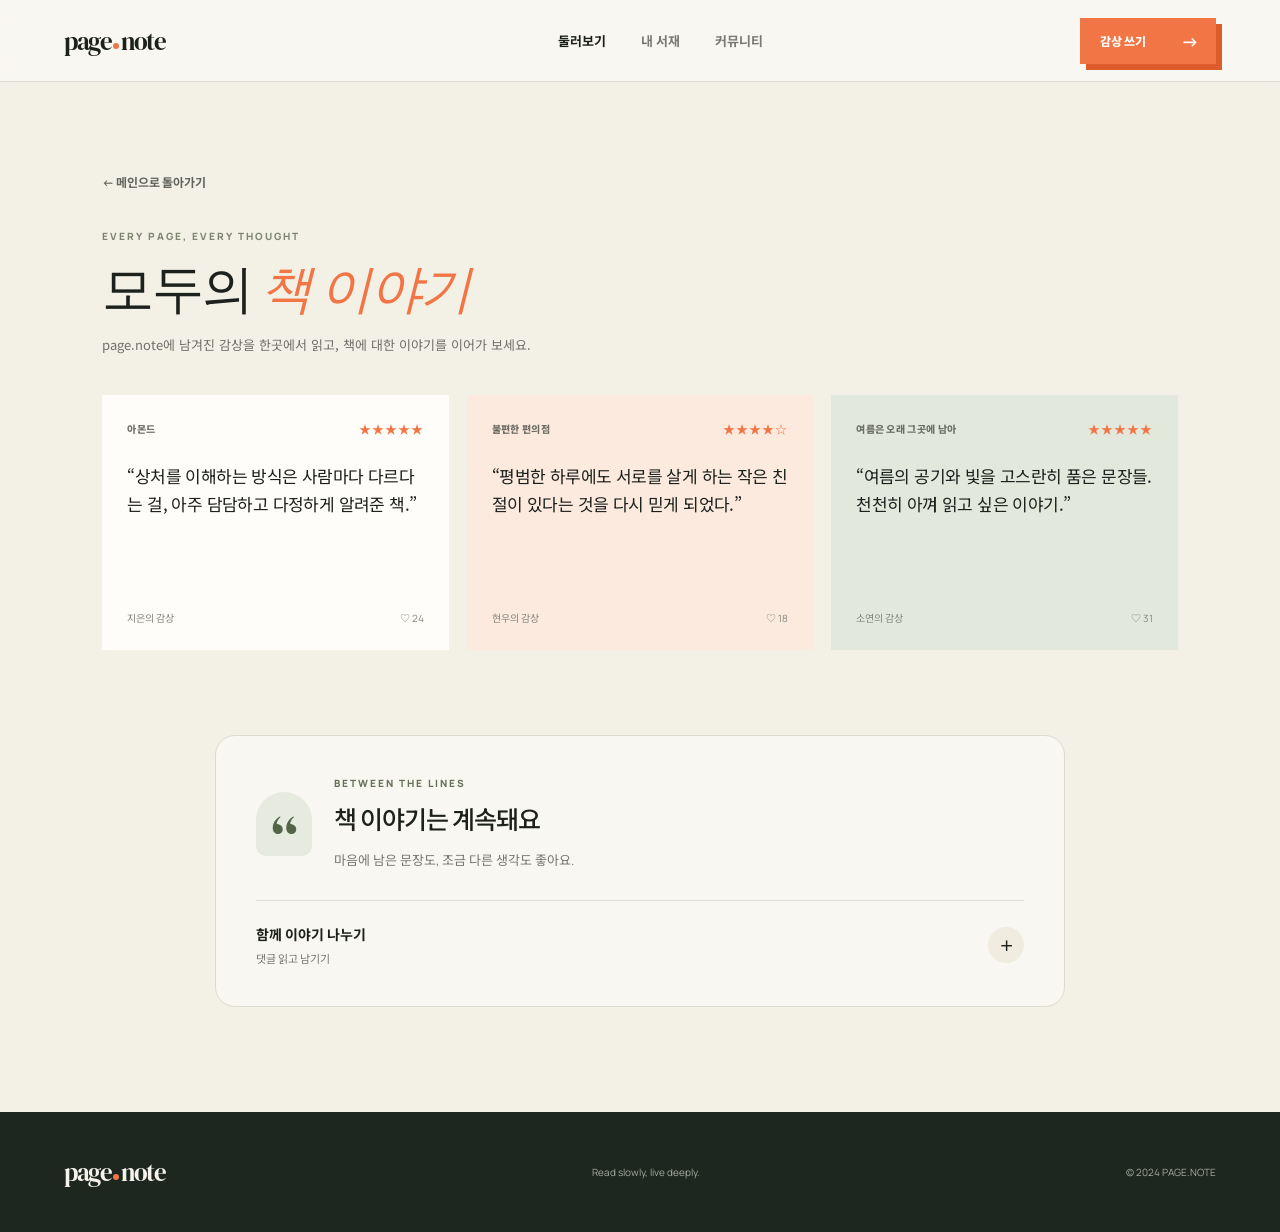
<file: reviews.html>
<!DOCTYPE html>
<html lang="ko">
<head>
  <!-- Google tag (gtag.js) -->
  <script async src="https://www.googletagmanager.com/gtag/js?id=G-J3JGD56B10"></script>
  <script>
    window.dataLayer = window.dataLayer || [];
    function gtag(){dataLayer.push(arguments);}
    gtag('js', new Date());

    gtag('config', 'G-J3JGD56B10');
  </script>
  <meta charset="UTF-8" />
  <!-- Microsoft Clarity -->
  <script type="text/javascript">
    (function(c,l,a,r,i,t,y){
      c[a]=c[a]||function(){(c[a].q=c[a].q||[]).push(arguments)};
      t=l.createElement(r);t.async=1;t.src="https://www.clarity.ms/tag/"+i;
      y=l.getElementsByTagName(r)[0];y.parentNode.insertBefore(t,y);
    })(window, document, "clarity", "script", "yfehy7wfdh");
  </script>
  <meta name="google-adsense-account" content="ca-pub-2508126287215025">
  <meta name="viewport" content="width=device-width, initial-scale=1.0" />
  <title>모든 감상 — page.note</title>
  <link rel="preconnect" href="https://fonts.googleapis.com" />
  <link rel="preconnect" href="https://fonts.gstatic.com" crossorigin />
  <link href="https://fonts.googleapis.com/css2?family=DM+Serif+Display:ital@0;1&family=Manrope:wght@400;500;600;700;800&family=Noto+Sans+KR:wght@400;500;600;700&display=swap" rel="stylesheet" />
  <script async src="https://pagead2.googlesyndication.com/pagead/js/adsbygoogle.js?client=ca-pub-2508126287215025" crossorigin="anonymous"></script>
  <link rel="stylesheet" href="style.css" />
</head>
<body>
  <header class="site-header">
    <a class="logo" href="index.html" aria-label="page.note 홈"><span>page</span><i></i><span>note</span></a>
    <nav class="nav-links" aria-label="주 메뉴"><a class="active" href="reviews.html">둘러보기</a><a href="index.html#shelf">내 서재</a><a href="index.html#community">커뮤니티</a></nav>
    <div class="header-actions"><a class="button primary" href="index.html#write">감상 쓰기 <b>→</b></a></div>
  </header>
  <main class="all-reviews-page">
    <a class="back-link" href="index.html#reviews">← 메인으로 돌아가기</a>
    <section aria-labelledby="allReviewsTitle">
      <div class="reviews-page-heading"><p class="eyebrow">EVERY PAGE, EVERY THOUGHT</p><h1 id="allReviewsTitle">모두의 <em>책 이야기</em></h1><p>page.note에 남겨진 감상을 한곳에서 읽고, 책에 대한 이야기를 이어가 보세요.</p></div>
      <div class="review-grid all-reviews-grid" id="allReviewsGrid"></div>
    </section>
    <section class="comments-section" aria-labelledby="commentsTitle">
      <div class="comments-heading">
        <span class="comments-mark" aria-hidden="true">“</span>
        <div><p class="eyebrow">BETWEEN THE LINES</p>
        <h2 id="commentsTitle">책 이야기는 계속돼요</h2>
        <p>마음에 남은 문장도, 조금 다른 생각도 좋아요.</p></div>
      </div>
      <details class="comments-disclosure" id="commentsDisclosure">
        <summary><span>함께 이야기 나누기 <small>댓글 읽고 남기기</small></span><span class="comments-toggle" aria-hidden="true">+</span></summary>
        <div class="comments-body">
          <p class="comments-note">서로의 감상을 존중하며, 편안하게 이야기를 나눠 주세요.</p>
          <p id="commentsStatus" class="comments-status" role="status">댓글을 불러오는 중이에요…</p>
          <div id="disqus_thread"></div>
        </div>
      </details>
      <noscript>댓글을 읽고 남기려면 브라우저에서 JavaScript를 활성화해 주세요.</noscript>
    </section>
  </main>
  <footer><a class="logo" href="index.html"><span>page</span><i></i><span>note</span></a><p>Read slowly, live deeply.</p><p>© 2024 PAGE.NOTE</p></footer>
  <script src="reviews.js"></script>
  <script src="comments.js"></script>
</body>
</html>
</file>
<file: style.css>
:root {
  --ink: #1d211d;
  --paper: #f9f7f1;
  --cream: #f0ecdf;
  --orange: #f27645;
  --sage: #b6c3a3;
  --muted: #77766f;
}
* {
  box-sizing: border-box;
}
html {
  scroll-behavior: smooth;
}
body {
  margin: 0;
  background: var(--paper);
  color: var(--ink);
  font-family: Manrope, "Noto Sans KR", sans-serif;
}
.site-header {
  height: 82px;
  display: flex;
  align-items: center;
  justify-content: space-between;
  padding: 0 max(5vw, 42px);
  border-bottom: 1px solid #dedbd0;
  position: sticky;
  top: 0;
  background: #f9f7f1ef;
  backdrop-filter: blur(10px);
  z-index: 10;
}
.logo {
  color: var(--ink);
  font:
    25px "DM Serif Display",
    serif;
  letter-spacing: -1.5px;
  text-decoration: none;
  display: flex;
  align-items: center;
}
.logo i {
  width: 6px;
  height: 6px;
  border-radius: 50%;
  background: var(--orange);
  margin: 10px 2px 0;
}
.nav-links {
  display: flex;
  gap: 35px;
  margin-left: 75px;
}
.nav-links a {
  font-size: 13px;
  font-weight: 700;
  color: #797a72;
  text-decoration: none;
}
.nav-links .active,
.nav-links a:hover {
  color: var(--ink);
}
.header-actions {
  display: flex;
  align-items: center;
  gap: 20px;
}
.search-button {
  background: none;
  border: 0;
  padding: 5px;
  cursor: pointer;
}
.search-button svg {
  width: 20px;
  stroke: var(--ink);
  stroke-width: 1.8;
  fill: none;
}
.avatar {
  border: 0;
  background: #dbe3d0;
  color: #4c5b44;
  border-radius: 50%;
  width: 35px;
  height: 35px;
  font-weight: 800;
}
.hero {
  min-height: 570px;
  position: relative;
  overflow: hidden;
  display: flex;
  align-items: center;
  padding: 70px max(9vw, 70px);
  background: #eeece2;
}
.hero-copy {
  position: relative;
  z-index: 2;
}
.eyebrow {
  font-size: 10px;
  letter-spacing: 2px;
  font-weight: 800;
  color: #7e8672;
  margin: 0 0 18px;
}
.hero h1,
.section-heading h2,
.write-intro h2 {
  font:
    clamp(43px, 5vw, 70px)/1.04 "DM Serif Display",
    "Noto Serif KR",
    serif;
  letter-spacing: -3px;
  margin: 0;
}
.hero h1 em,
.write-intro em {
  font-style: italic;
  color: var(--orange);
}
.hero-description {
  font:
    14px/1.85 "Noto Sans KR",
    sans-serif;
  color: #6e7069;
  margin: 27px 0;
}
.button {
  display: inline-flex;
  align-items: center;
  gap: 35px;
  border: 0;
  text-decoration: none;
  padding: 14px 17px 14px 20px;
  font-size: 12px;
  font-weight: 800;
  cursor: pointer;
}
.button b,
.button span:last-child {
  font-size: 18px;
  line-height: 12px;
}
.primary {
  background: var(--orange);
  color: #fff;
  box-shadow: 6px 6px 0 #de5c2c;
}
.hero-art {
  width: 480px;
  height: 430px;
  position: absolute;
  right: 8%;
  bottom: 0;
}
.sun {
  width: 260px;
  height: 260px;
  border-radius: 50%;
  background: #d5c9a8;
  position: absolute;
  right: 40px;
  top: 50px;
}
.arch {
  position: absolute;
  border: 1px solid #938e7e;
  border-bottom: 0;
  border-radius: 180px 180px 0 0;
  width: 255px;
  height: 220px;
  right: 45px;
  bottom: 0;
}
.arch-two {
  width: 360px;
  height: 320px;
  right: -10px;
  border-color: #cac3ad;
}
.book {
  position: absolute;
  transform: rotate(-13deg);
  box-shadow: 7px 8px 11px #4742332e;
}
.book-back {
  width: 185px;
  height: 125px;
  background: #637c62;
  bottom: 72px;
  right: 145px;
}
.book-front {
  width: 175px;
  height: 126px;
  background: #e06838;
  bottom: 89px;
  right: 116px;
  padding: 23px 25px;
  color: #fbdec5;
  font:
    22px/1 "DM Serif Display",
    serif;
}
.flower {
  position: absolute;
  width: 70px;
  height: 70px;
}
.flower i {
  position: absolute;
  width: 28px;
  height: 35px;
  background: #f1c670;
  border-radius: 100% 0 100% 0;
  left: 21px;
  top: 0;
  transform-origin: 14px 35px;
}
.flower i:nth-child(2) {
  transform: rotate(90deg);
}
.flower i:nth-child(3) {
  transform: rotate(180deg);
}
.flower i:nth-child(4) {
  transform: rotate(270deg);
}
.flower b {
  position: absolute;
  width: 15px;
  height: 15px;
  border-radius: 50%;
  background: #e27536;
  left: 27px;
  top: 28px;
}
.flower-one {
  right: 110px;
  top: 21px;
  transform: scale(0.9);
}
.flower-two {
  right: 28px;
  top: 117px;
  transform: scale(0.6);
}
.stem {
  width: 2px;
  background: #668063;
  position: absolute;
  transform-origin: bottom;
}
.stem-one {
  height: 126px;
  right: 133px;
  top: 75px;
  transform: rotate(-18deg);
}
.stem-two {
  height: 120px;
  right: 60px;
  top: 148px;
  transform: rotate(34deg);
}
.scroll-hint {
  position: absolute;
  bottom: 25px;
  left: max(5vw, 42px);
  font-size: 9px;
  letter-spacing: 1.5px;
  font-weight: 800;
  color: #8a8a80;
}
.scroll-hint span {
  font-size: 15px;
  margin-left: 8px;
}
.featured,
.reviews-section {
  padding: 105px max(8vw, 55px);
}
.section-heading {
  display: flex;
  align-items: end;
  justify-content: space-between;
  margin-bottom: 38px;
}
.section-heading h2 {
  font-size: 40px;
}
.section-heading > a {
  font-size: 12px;
  text-decoration: none;
  color: #62655d;
  font-weight: 700;
}
.section-heading > a span {
  color: var(--orange);
  font-size: 18px;
  margin-left: 6px;
}
.featured-book {
  height: 330px;
  display: flex;
  position: relative;
  background: #dce3d5;
  overflow: hidden;
}
.featured-book > img {
  width: 40%;
  object-fit: cover;
  filter: saturate(0.7);
}
.featured-content {
  padding: 45px 50px;
  position: relative;
  z-index: 1;
}
.pill {
  background: #f8e9bd;
  padding: 6px 10px;
  font-size: 10px;
  font-weight: 800;
  color: #7e6840;
}
.author {
  font-size: 11px;
  color: #70776c;
  margin: 18px 0 4px;
}
.featured-content h3 {
  font:
    34px "DM Serif Display",
    "Noto Serif KR",
    serif;
  margin: 0;
}
.rating-line {
  display: flex;
  align-items: center;
  gap: 8px;
  margin: 12px 0;
}
.stars {
  letter-spacing: 2px;
  color: var(--orange);
  font-size: 14px;
}
.rating-line strong {
  font-size: 13px;
}
.rating-line span:last-child {
  font-size: 10px;
  color: #72776d;
}
.featured-content > p:not(.author) {
  font:
    12px/1.8 "Noto Sans KR",
    sans-serif;
  color: #555d53;
  margin: 14px 0;
}
.text-button {
  padding: 0;
  border: 0;
  background: none;
  color: #4d644c;
  font-size: 11px;
  font-weight: 800;
  cursor: pointer;
}
.text-button span {
  font-size: 16px;
  margin-left: 5px;
}
.quote-mark {
  position: absolute;
  right: 7%;
  top: 10px;
  font: 190px "DM Serif Display";
  color: #c0cdb7;
  line-height: 1;
}
.reviews-section {
  background: #f3f0e6;
}
.filter-buttons {
  display: flex;
  gap: 8px;
}
.reviews-actions {
  display: flex;
  align-items: center;
  gap: 22px;
}
.all-reviews-link {
  color: #62655d;
  font-size: 12px;
  font-weight: 700;
  text-decoration: none;
  white-space: nowrap;
}
.all-reviews-link span:last-child {
  margin-left: 6px;
  color: var(--orange);
  font-size: 18px;
}
.all-reviews-link:hover { color: var(--orange); }
.filter {
  background: transparent;
  border: 1px solid #d1cec2;
  padding: 8px 12px;
  border-radius: 20px;
  font: 600 10px Manrope;
  color: #777;
  cursor: pointer;
}
.filter.active {
  background: var(--ink);
  border-color: var(--ink);
  color: #fff;
}
.review-grid {
  display: grid;
  grid-template-columns: repeat(3, 1fr);
  gap: 18px;
}
.review-card {
  background: #fffdf9;
  padding: 25px;
  min-height: 255px;
  display: flex;
  flex-direction: column;
  animation: enter 0.4s ease;
}
.review-card:nth-child(2) {
  background: #fceade;
}
.review-card:nth-child(3) {
  background: #e2e9dc;
}
.card-top {
  display: flex;
  justify-content: space-between;
  align-items: center;
}
.book-tag {
  font-size: 10px;
  font-weight: 800;
  letter-spacing: 0.3px;
  color: #6c6d64;
}
.card-stars {
  color: var(--orange);
  font-size: 12px;
  letter-spacing: 1px;
}
.review-card blockquote {
  font:
    17px/1.65 "Noto Sans KR",
    sans-serif;
  letter-spacing: -0.6px;
  margin: 24px 0 auto;
}
.card-footer {
  display: flex;
  justify-content: space-between;
  color: #85857f;
  font-size: 10px;
  margin-top: 18px;
}
.like {
  border: 0;
  background: none;
  color: #85857f;
  cursor: pointer;
  font: 10px Manrope;
}
.like.liked {
  color: var(--orange);
}
.write-section {
  background: #28322b;
  display: grid;
  grid-template-columns: 1.05fr 0.95fr;
  gap: 10%;
  padding: 105px max(10vw, 65px);
  color: #f7f5ee;
}
.write-intro .eyebrow {
  color: #aab9a1;
}
.write-intro h2 {
  font-size: 46px;
}
.write-intro > p {
  font: 13px/1.9 "Noto Sans KR";
  color: #bac1b6;
  margin: 24px 0 35px;
}
.mini-quote {
  padding-left: 16px;
  border-left: 2px solid var(--orange);
  color: #e1ded2;
  font: 15px/1.8 "Noto Sans KR";
}
.review-form {
  display: flex;
  flex-direction: column;
  gap: 20px;
}
.review-form label {
  font-size: 11px;
  font-weight: 800;
  color: #d8dbd1;
}
.review-form input,
.review-form textarea {
  display: block;
  width: 100%;
  margin-top: 9px;
  padding: 11px 0;
  background: transparent;
  border: 0;
  border-bottom: 1px solid #637064;
  color: #fff;
  font: 13px "Noto Sans KR";
  outline: none;
  resize: vertical;
}
.review-form input:focus,
.review-form textarea:focus {
  border-color: #f0b196;
}
.form-stars {
  display: flex;
  align-items: center;
  gap: 3px;
  margin-top: 8px;
}
.form-stars button {
  padding: 0;
  border: 0;
  background: transparent;
  color: #667263;
  font-size: 23px;
  cursor: pointer;
}
.form-stars button.selected {
  color: #f3a54d;
}
.form-stars small {
  font: 11px "Noto Sans KR";
  margin-left: 8px;
  color: #aeb5a9;
}
.dark {
  align-self: flex-start;
  background: var(--orange);
  color: white;
  margin-top: 8px;
}
.feedback-section {
  display: grid;
  grid-template-columns: 0.9fr 1.1fr;
  gap: 11%;
  padding: 100px max(10vw, 65px);
  background: #f0ecdf;
}
.feedback-copy h2 {
  font: 46px/1.08 "DM Serif Display", "Noto Serif KR", serif;
  letter-spacing: -2px;
  margin: 0;
}
.feedback-copy h2 em {
  color: var(--orange);
}
.feedback-copy > p:not(.eyebrow) {
  max-width: 390px;
  margin: 24px 0 0;
  color: #65685f;
  font: 13px/1.9 "Noto Sans KR", sans-serif;
}
.feedback-form {
  display: flex;
  flex-direction: column;
  gap: 18px;
  padding: 34px 38px;
  background: #fffdf8;
  box-shadow: 8px 8px 0 #d9d4c5;
}
.feedback-form label {
  color: #555a50;
  font-size: 11px;
  font-weight: 800;
}
.feedback-form label small {
  color: #96978f;
  font-weight: 500;
}
.feedback-form input:not([type="hidden"]),
.feedback-form textarea,
.feedback-form select {
  display: block;
  width: 100%;
  margin-top: 8px;
  padding: 11px 0;
  border: 0;
  border-bottom: 1px solid #cbc7ba;
  border-radius: 0;
  background: transparent;
  color: var(--ink);
  font: 13px "Noto Sans KR", sans-serif;
  outline: none;
}
.feedback-form textarea { resize: vertical; }
.feedback-form select { cursor: pointer; }
.feedback-form input:focus,
.feedback-form textarea:focus,
.feedback-form select:focus { border-color: var(--orange); }
.feedback-submit {
  align-self: flex-start;
  margin-top: 4px;
  background: var(--ink);
  color: #fff;
}
.feedback-submit:disabled { cursor: wait; opacity: 0.65; }
.feedback-status { min-height: 18px; margin: -5px 0 0; color: #687762; font: 11px "Noto Sans KR", sans-serif; }
.feedback-status.error { color: #bd5635; }
.all-reviews-page {
  min-height: calc(100vh - 202px);
  padding: 88px max(8vw, 55px) 105px;
  background: #f3f0e6;
}
.back-link {
  display: inline-flex;
  gap: 8px;
  margin-bottom: 38px;
  color: #62655d;
  font-size: 12px;
  font-weight: 700;
  text-decoration: none;
}
.back-link:hover { color: var(--orange); }
.reviews-page-heading { margin-bottom: 38px; }
.reviews-page-heading h1 {
  margin: 0;
  font: 52px/1.08 "DM Serif Display", "Noto Serif KR", serif;
  letter-spacing: -2px;
}
.reviews-page-heading h1 em { color: var(--orange); }
.reviews-page-heading > p:not(.eyebrow) {
  margin: 16px 0 0;
  color: #6e7069;
  font: 13px/1.8 "Noto Sans KR", sans-serif;
}
.all-reviews-grid { grid-template-columns: repeat(3, 1fr); }
.comments-section {
  max-width: 850px;
  margin: 85px auto 0;
  padding: 40px;
  background: var(--paper);
  border: 1px solid #dedbd0;
  border-radius: 20px;
}
.comments-heading { display: flex; align-items: center; gap: 22px; }
.comments-mark {
  display: grid;
  place-items: center;
  flex: 0 0 56px;
  height: 64px;
  border-radius: 28px 28px 10px 10px;
  background: #e7ebdf;
  color: #536448;
  font: 64px/1 "DM Serif Display", serif;
  padding-top: 18px;
}
.comments-heading .eyebrow { margin: 0 0 10px; color: #647258; font-size: 10px; letter-spacing: 2px; }
.comments-section h2 { margin: 0; font-size: 25px; font-weight: 500; letter-spacing: -1px; }
.comments-heading p:last-child { margin: 12px 0 0; color: var(--muted); font-size: 13px; line-height: 1.8; }
.comments-disclosure { margin-top: 28px; border-top: 1px solid #dedbd0; }
.comments-disclosure summary {
  display: flex;
  align-items: center;
  justify-content: space-between;
  gap: 16px;
  padding: 23px 0 0;
  list-style: none;
  cursor: pointer;
  color: var(--ink);
  font-size: 14px;
  font-weight: 700;
}
.comments-disclosure summary::-webkit-details-marker { display: none; }
.comments-disclosure summary small { display: block; margin-top: 6px; color: var(--muted); font-size: 11px; font-weight: 400; }
.comments-toggle { display: grid; place-items: center; width: 36px; height: 36px; flex-shrink: 0; border-radius: 50%; background: var(--cream); font-size: 23px; font-weight: 400; }
.comments-disclosure[open] .comments-toggle { transform: rotate(45deg); }
.comments-disclosure summary:hover .comments-toggle { background: #e7ebdf; }
.comments-disclosure summary:focus-visible { outline: 2px solid #647258; outline-offset: 6px; border-radius: 4px; }
.comments-body { padding-top: 24px; }
.comments-note, .comments-status { color: var(--muted); font-size: 12px; line-height: 1.8; margin: 0 0 24px; }
/* Disqus samples the host's typography and text color when it loads. */
#disqus_thread { color-scheme: light; color: var(--ink); font-family: Manrope, "Noto Sans KR", sans-serif; }
.comments-status a { color: #536448; text-underline-offset: 3px; }
footer {
  min-height: 120px;
  padding: 35px max(5vw, 42px);
  display: flex;
  align-items: center;
  justify-content: space-between;
  background: #1e271f;
  color: #c4c9bf;
}
footer .logo {
  color: #f5f3ea;
}
footer p {
  font-size: 10px;
  color: #a3aca0;
}
.toast {
  position: fixed;
  z-index: 20;
  bottom: 25px;
  left: 50%;
  transform: translate(-50%, 100px);
  background: #253128;
  color: #fff;
  padding: 13px 20px;
  font-size: 12px;
  box-shadow: 0 5px 20px #0003;
  transition: 0.35s;
}
.toast.show {
  transform: translate(-50%, 0);
}
.search-overlay {
  position: fixed;
  z-index: 30;
  inset: 0;
  background: #263229f7;
  color: #fff;
  display: flex;
  align-items: center;
  justify-content: center;
  opacity: 0;
  visibility: hidden;
  transition: 0.3s;
}
.search-overlay.open {
  opacity: 1;
  visibility: visible;
}
.search-overlay > div {
  width: min(680px, 82vw);
}
.search-overlay input {
  width: 100%;
  background: transparent;
  border: 0;
  border-bottom: 2px solid #e5e6db;
  color: #fff;
  padding: 15px 0;
  font: 28px "Noto Sans KR";
  outline: none;
}
.search-overlay input::placeholder {
  color: #adb5a9;
}
.search-overlay div > p:last-child {
  font-size: 11px;
  color: #abb6a9;
}
.sr-only {
  position: absolute;
  width: 1px;
  height: 1px;
  padding: 0;
  margin: -1px;
  overflow: hidden;
  clip: rect(0, 0, 0, 0);
  white-space: nowrap;
  border: 0;
}
.search-results {
  max-height: 42vh;
  overflow-y: auto;
  margin-top: 18px;
}
.search-message,
.search-count {
  font-size: 12px;
  color: #c4ccc0;
}
.search-count {
  margin-bottom: 8px;
}
.search-result {
  width: 100%;
  display: flex;
  align-items: center;
  justify-content: space-between;
  padding: 14px 0;
  background: transparent;
  border: 0;
  border-bottom: 1px solid #ffffff2e;
  color: #fff;
  font: 600 16px "Noto Sans KR", sans-serif;
  text-align: left;
  cursor: pointer;
}
.search-result:hover,
.search-result:focus-visible {
  color: #f5ba9f;
  outline: none;
}
.search-result small {
  color: #bcc7b8;
  font: 700 10px Manrope, sans-serif;
}
.search-result b {
  margin-left: 6px;
  color: var(--orange);
  font-size: 15px;
}
.close-search {
  position: absolute;
  top: 30px;
  right: 5vw;
  background: none;
  border: 0;
  color: #fff;
  font-size: 38px;
  font-weight: 200;
  cursor: pointer;
}
@keyframes enter {
  from {
    opacity: 0;
    transform: translateY(10px);
  }
  to {
    opacity: 1;
    transform: none;
  }
}
@media (max-width: 750px) {
  .site-header {
    height: 65px;
    padding: 0 20px;
  }
  .nav-links {
    display: none;
  }
  .hero {
    min-height: 630px;
    padding: 62px 28px;
    align-items: flex-start;
  }
  .hero h1 {
    font-size: 49px;
  }
  .hero-art {
    transform: scale(0.72);
    transform-origin: bottom right;
    right: -70px;
  }
  .scroll-hint {
    left: 28px;
  }
  .featured,
  .reviews-section {
    padding: 70px 22px;
  }
  .section-heading h2 {
    font-size: 32px;
  }
  .featured-book {
    height: auto;
    display: block;
  }
  .featured-book > img {
    width: 100%;
    height: 180px;
  }
  .featured-content {
    padding: 28px;
  }
  .quote-mark {
    font-size: 120px;
  }
  .review-grid {
    grid-template-columns: 1fr;
    gap: 12px;
  }
  .review-card {
    min-height: 210px;
  }
  .filter-buttons {
    margin-top: 20px;
  }
  .reviews-actions {
    width: 100%;
    align-items: flex-start;
    flex-direction: column;
    gap: 0;
  }
  .all-reviews-link { margin-top: 18px; }
  .section-heading {
    align-items: flex-start;
    flex-direction: column;
  }
  .write-section {
    grid-template-columns: 1fr;
    padding: 70px 28px;
    gap: 55px;
  }
  .feedback-section {
    grid-template-columns: 1fr;
    gap: 35px;
    padding: 70px 28px;
  }
  .feedback-copy h2 { font-size: 39px; }
  .feedback-form { padding: 28px 24px; }
  .all-reviews-page { padding: 62px 22px 70px; }
  .reviews-page-heading h1 { font-size: 41px; }
  .all-reviews-grid { grid-template-columns: 1fr; }
  .comments-section { margin-top: 60px; padding: 26px 20px; border-radius: 16px; }
  .comments-heading { gap: 14px; align-items: flex-start; }
  .comments-mark { flex-basis: 40px; height: 48px; font-size: 48px; }
  .comments-section h2 { font-size: 21px; }
  .write-intro h2 {
    font-size: 39px;
  }
  footer {
    padding: 28px 22px;
    flex-wrap: wrap;
    gap: 8px;
  }
  .desktop-only {
    display: none;
  }
  .hero-description {
    font-size: 13px;
  }
}
</file>
